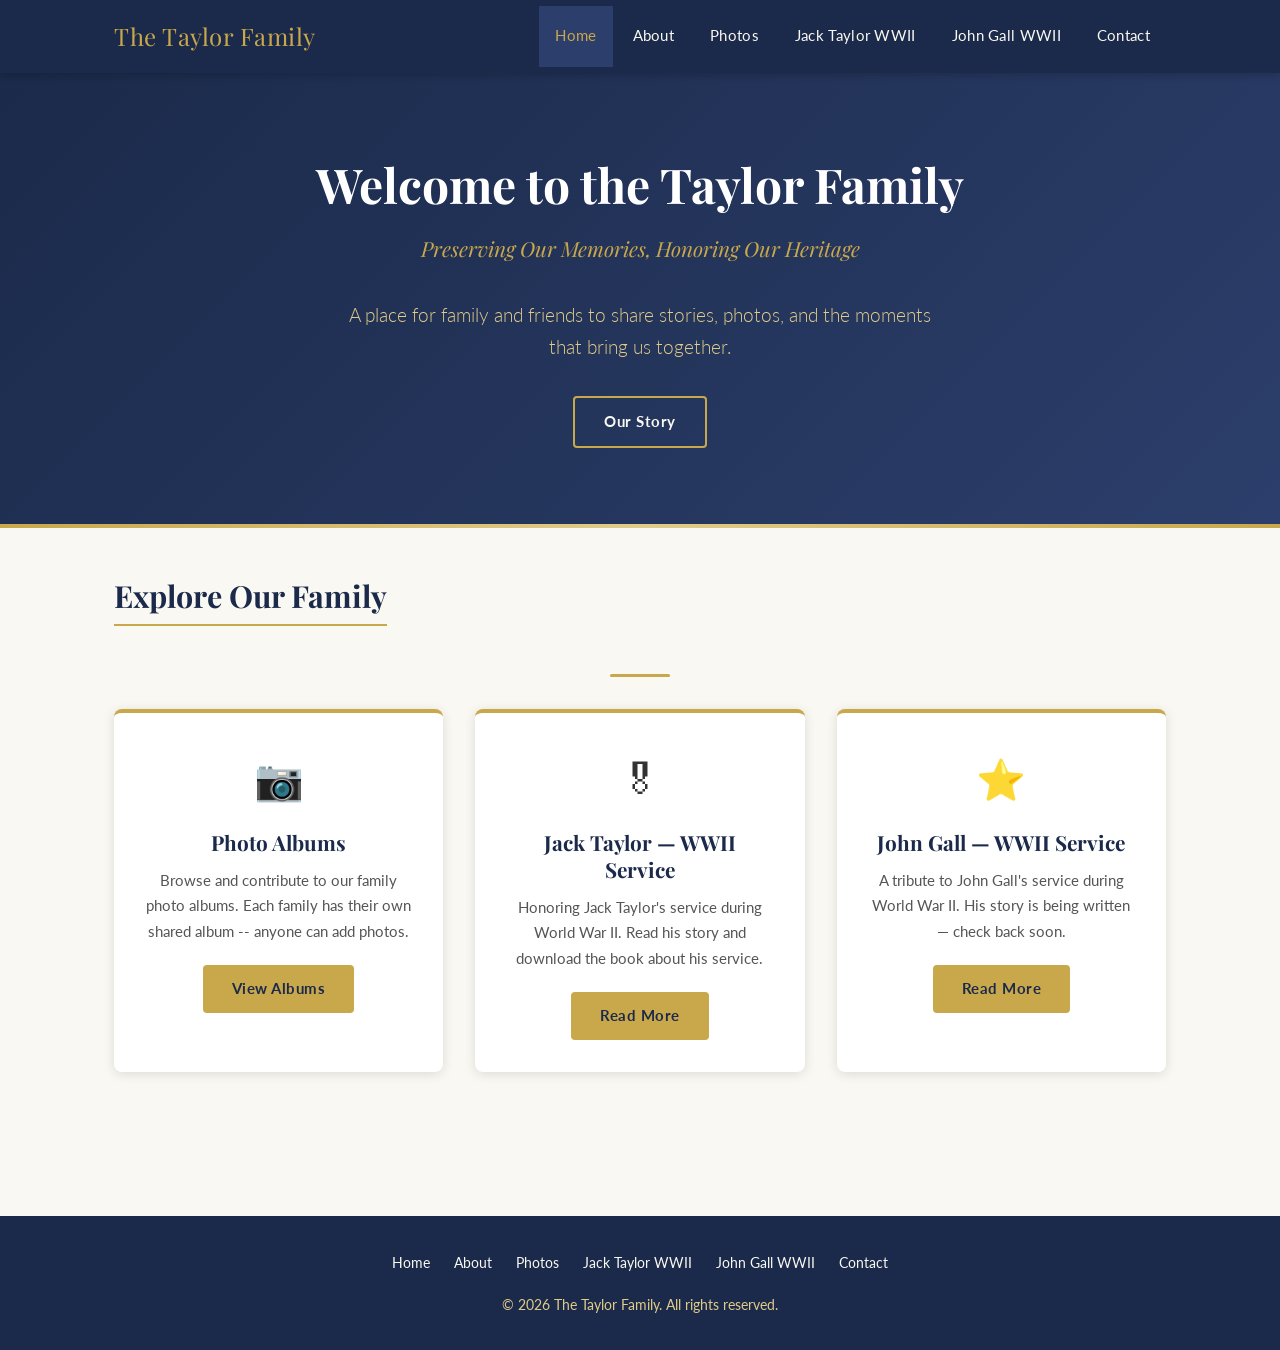
<file: index.html>
<!DOCTYPE html>
<html lang="en">
<head>
  <meta charset="UTF-8">
  <meta name="viewport" content="width=device-width, initial-scale=1.0">
  <title>The Taylor Family</title>
  <link rel="stylesheet" href="css/style.css">
</head>
<body>

  <!-- Header -->
  <header class="site-header">
    <div class="header-inner">
      <div class="site-logo"><a href="index.html">The Taylor Family</a></div>
      <button class="nav-toggle" aria-label="Toggle navigation">
        <span></span><span></span><span></span>
      </button>
      <nav class="main-nav">
        <ul>
          <li><a href="index.html">Home</a></li>
          <li><a href="about.html">About</a></li>
          <li><a href="photos.html">Photos</a></li>
          <li><a href="jack-taylor-wwii.html">Jack Taylor WWII</a></li>
          <li><a href="john-gall-wwii.html">John Gall WWII</a></li>
          <li><a href="contact.html">Contact</a></li>
        </ul>
      </nav>
    </div>
  </header>

  <!-- Hero Section -->
  <section class="hero">
    <h1>Welcome to the Taylor Family</h1>
    <p class="hero-subtitle">Preserving Our Memories, Honoring Our Heritage</p>
    <p>A place for family and friends to share stories, photos, and the moments that bring us together.</p>
    <a href="about.html" class="btn btn-outline">Our Story</a>
  </section>

  <!-- Main Content -->
  <main class="main-content">

    <section class="content-section">
      <h2>Explore Our Family</h2>
      <div class="divider"></div>
      <div class="card-grid">

        <div class="card">
          <span class="card-icon">&#128247;</span>
          <h3>Photo Albums</h3>
          <p>Browse and contribute to our family photo albums. Each family has their own shared album -- anyone can add photos.</p>
          <a href="photos.html" class="btn btn-primary">View Albums</a>
        </div>

        <div class="card">
          <span class="card-icon">&#127894;</span>
          <h3>Jack Taylor — WWII Service</h3>
          <p>Honoring Jack Taylor's service during World War II. Read his story and download the book about his service.</p>
          <a href="jack-taylor-wwii.html" class="btn btn-primary">Read More</a>
        </div>

        <div class="card">
          <span class="card-icon">&#11088;</span>
          <h3>John Gall — WWII Service</h3>
          <p>A tribute to John Gall's service during World War II. His story is being written — check back soon.</p>
          <a href="john-gall-wwii.html" class="btn btn-primary">Read More</a>
        </div>

      </div>
    </section>

  </main>

  <!-- Footer -->
  <footer class="site-footer">
    <ul class="footer-nav">
      <li><a href="index.html">Home</a></li>
      <li><a href="about.html">About</a></li>
      <li><a href="photos.html">Photos</a></li>
      <li><a href="jack-taylor-wwii.html">Jack Taylor WWII</a></li>
      <li><a href="john-gall-wwii.html">John Gall WWII</a></li>
      <li><a href="contact.html">Contact</a></li>
    </ul>
    <p>&copy; 2026 The Taylor Family. All rights reserved.</p>
  </footer>

  <script src="js/main.js"></script>
</body>
</html>
</file>
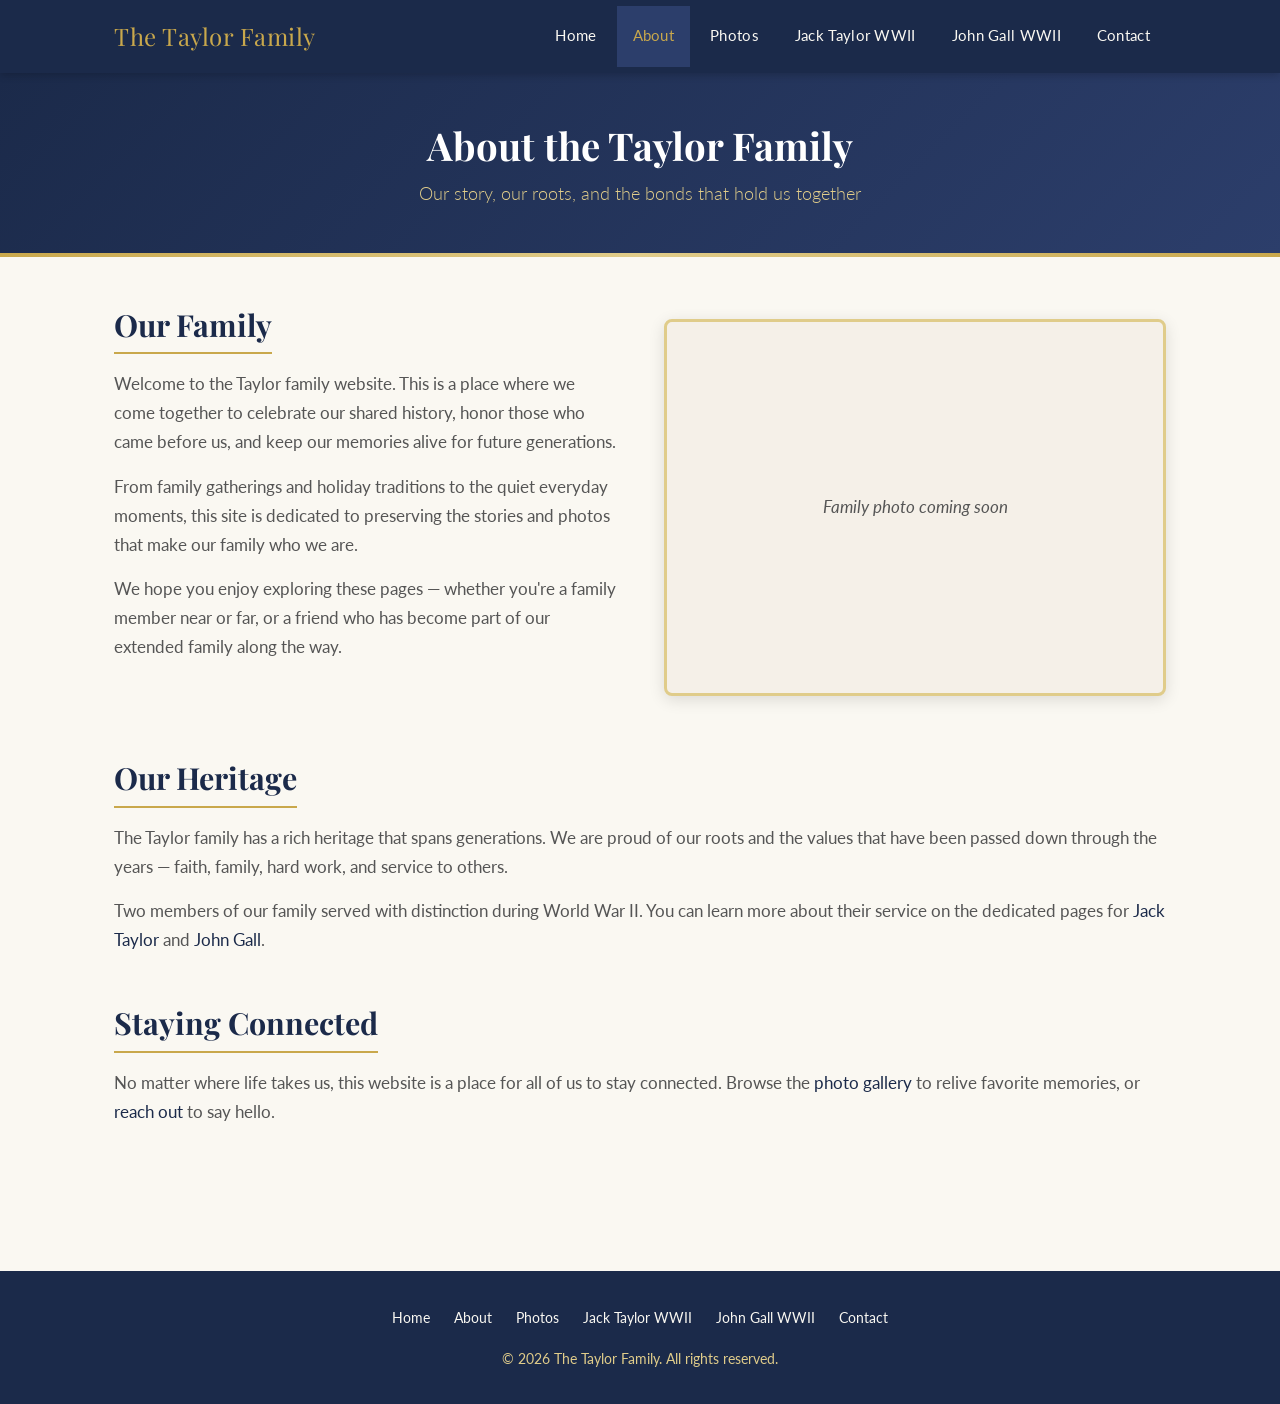
<file: about.html>
<!DOCTYPE html>
<html lang="en">
<head>
  <meta charset="UTF-8">
  <meta name="viewport" content="width=device-width, initial-scale=1.0">
  <title>About — The Taylor Family</title>
  <link rel="stylesheet" href="css/style.css">
</head>
<body>

  <!-- Header -->
  <header class="site-header">
    <div class="header-inner">
      <div class="site-logo"><a href="index.html">The Taylor Family</a></div>
      <button class="nav-toggle" aria-label="Toggle navigation">
        <span></span><span></span><span></span>
      </button>
      <nav class="main-nav">
        <ul>
          <li><a href="index.html">Home</a></li>
          <li><a href="about.html">About</a></li>
          <li><a href="photos.html">Photos</a></li>
          <li><a href="jack-taylor-wwii.html">Jack Taylor WWII</a></li>
          <li><a href="john-gall-wwii.html">John Gall WWII</a></li>
          <li><a href="contact.html">Contact</a></li>
        </ul>
      </nav>
    </div>
  </header>

  <!-- Page Header -->
  <section class="page-header">
    <h1>About the Taylor Family</h1>
    <p>Our story, our roots, and the bonds that hold us together</p>
  </section>

  <!-- Main Content -->
  <main class="main-content">

    <div class="about-intro">
      <div>
        <section class="content-section">
          <h2>Our Family</h2>
          <p>Welcome to the Taylor family website. This is a place where we come together to celebrate our shared history, honor those who came before us, and keep our memories alive for future generations.</p>
          <p>From family gatherings and holiday traditions to the quiet everyday moments, this site is dedicated to preserving the stories and photos that make our family who we are.</p>
          <p>We hope you enjoy exploring these pages — whether you're a family member near or far, or a friend who has become part of our extended family along the way.</p>
        </section>
      </div>
      <div class="about-photo">
        <span>Family photo coming soon</span>
      </div>
    </div>

    <section class="content-section">
      <h2>Our Heritage</h2>
      <p>The Taylor family has a rich heritage that spans generations. We are proud of our roots and the values that have been passed down through the years — faith, family, hard work, and service to others.</p>
      <p>Two members of our family served with distinction during World War II. You can learn more about their service on the dedicated pages for <a href="jack-taylor-wwii.html">Jack Taylor</a> and <a href="john-gall-wwii.html">John Gall</a>.</p>
    </section>

    <section class="content-section">
      <h2>Staying Connected</h2>
      <p>No matter where life takes us, this website is a place for all of us to stay connected. Browse the <a href="photos.html">photo gallery</a> to relive favorite memories, or <a href="contact.html">reach out</a> to say hello.</p>
    </section>

  </main>

  <!-- Footer -->
  <footer class="site-footer">
    <ul class="footer-nav">
      <li><a href="index.html">Home</a></li>
      <li><a href="about.html">About</a></li>
      <li><a href="photos.html">Photos</a></li>
      <li><a href="jack-taylor-wwii.html">Jack Taylor WWII</a></li>
      <li><a href="john-gall-wwii.html">John Gall WWII</a></li>
      <li><a href="contact.html">Contact</a></li>
    </ul>
    <p>&copy; 2026 The Taylor Family. All rights reserved.</p>
  </footer>

  <script src="js/main.js"></script>
</body>
</html>
</file>
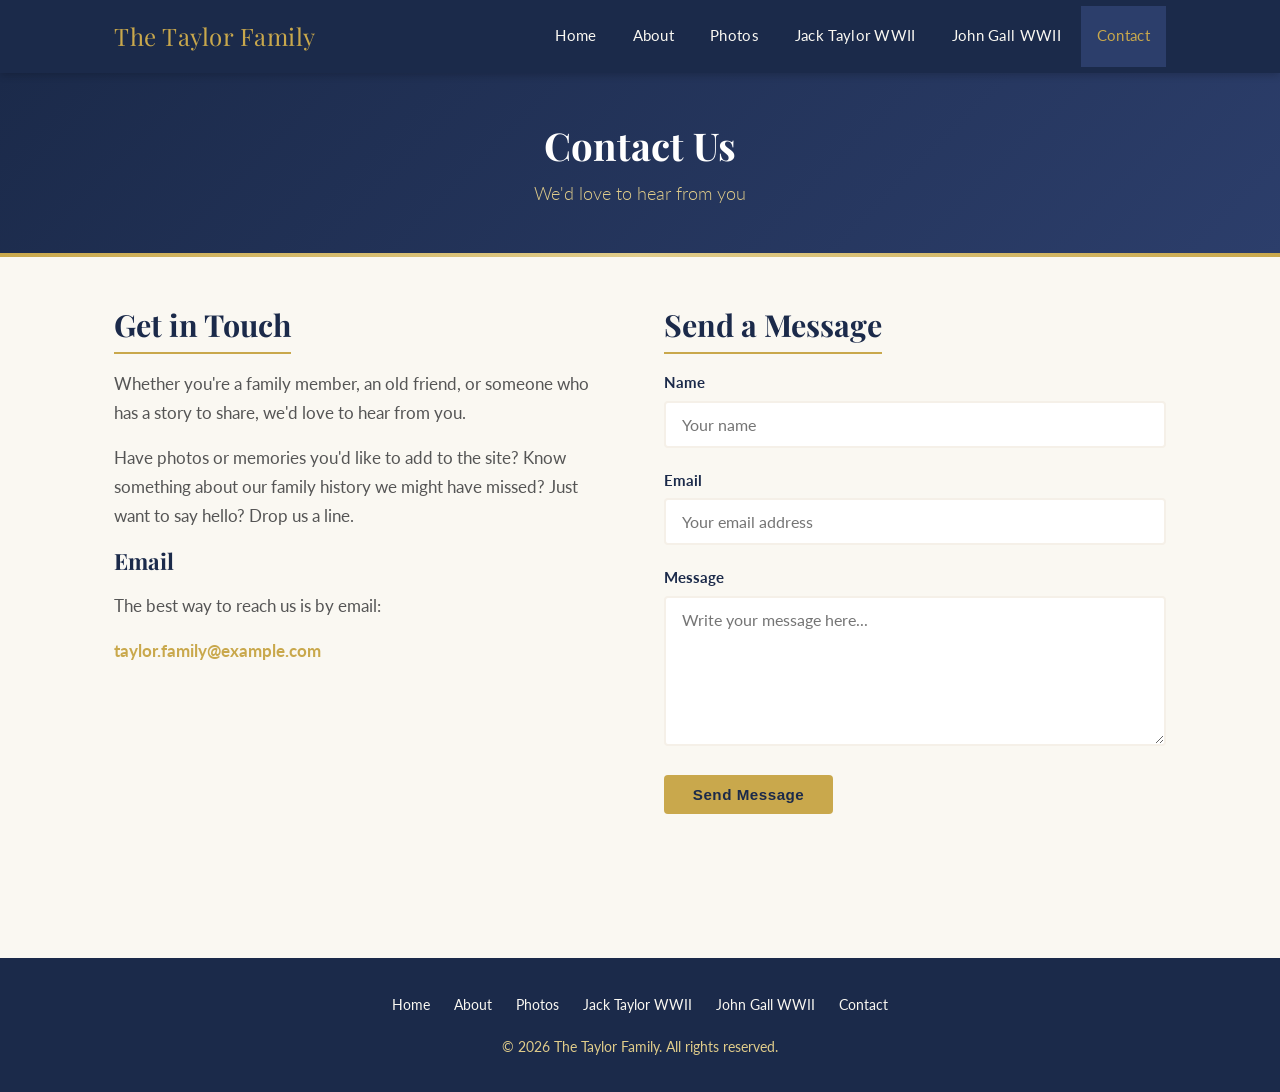
<file: contact.html>
<!DOCTYPE html>
<html lang="en">
<head>
  <meta charset="UTF-8">
  <meta name="viewport" content="width=device-width, initial-scale=1.0">
  <title>Contact — The Taylor Family</title>
  <link rel="stylesheet" href="css/style.css">
</head>
<body>

  <!-- Header -->
  <header class="site-header">
    <div class="header-inner">
      <div class="site-logo"><a href="index.html">The Taylor Family</a></div>
      <button class="nav-toggle" aria-label="Toggle navigation">
        <span></span><span></span><span></span>
      </button>
      <nav class="main-nav">
        <ul>
          <li><a href="index.html">Home</a></li>
          <li><a href="about.html">About</a></li>
          <li><a href="photos.html">Photos</a></li>
          <li><a href="jack-taylor-wwii.html">Jack Taylor WWII</a></li>
          <li><a href="john-gall-wwii.html">John Gall WWII</a></li>
          <li><a href="contact.html">Contact</a></li>
        </ul>
      </nav>
    </div>
  </header>

  <!-- Page Header -->
  <section class="page-header">
    <h1>Contact Us</h1>
    <p>We'd love to hear from you</p>
  </section>

  <!-- Main Content -->
  <main class="main-content">

    <div class="contact-grid">

      <div class="contact-info">
        <section class="content-section">
          <h2>Get in Touch</h2>
          <p>Whether you're a family member, an old friend, or someone who has a story to share, we'd love to hear from you.</p>
          <p>Have photos or memories you'd like to add to the site? Know something about our family history we might have missed? Just want to say hello? Drop us a line.</p>

          <h3>Email</h3>
          <p>The best way to reach us is by email:</p>
          <p><a href="mailto:taylor.family@example.com">taylor.family@example.com</a></p>
        </section>
      </div>

      <div>
        <section class="content-section">
          <h2>Send a Message</h2>
          <form class="contact-form" action="https://formspree.io/f/your-form-id" method="POST">
            <label for="name">Name</label>
            <input type="text" id="name" name="name" placeholder="Your name" required>

            <label for="email">Email</label>
            <input type="email" id="email" name="email" placeholder="Your email address" required>

            <label for="message">Message</label>
            <textarea id="message" name="message" placeholder="Write your message here..." required></textarea>

            <button type="submit" class="btn btn-primary">Send Message</button>
          </form>
        </section>
      </div>

    </div>

  </main>

  <!-- Footer -->
  <footer class="site-footer">
    <ul class="footer-nav">
      <li><a href="index.html">Home</a></li>
      <li><a href="about.html">About</a></li>
      <li><a href="photos.html">Photos</a></li>
      <li><a href="jack-taylor-wwii.html">Jack Taylor WWII</a></li>
      <li><a href="john-gall-wwii.html">John Gall WWII</a></li>
      <li><a href="contact.html">Contact</a></li>
    </ul>
    <p>&copy; 2026 The Taylor Family. All rights reserved.</p>
  </footer>

  <script src="js/main.js"></script>
</body>
</html>
</file>
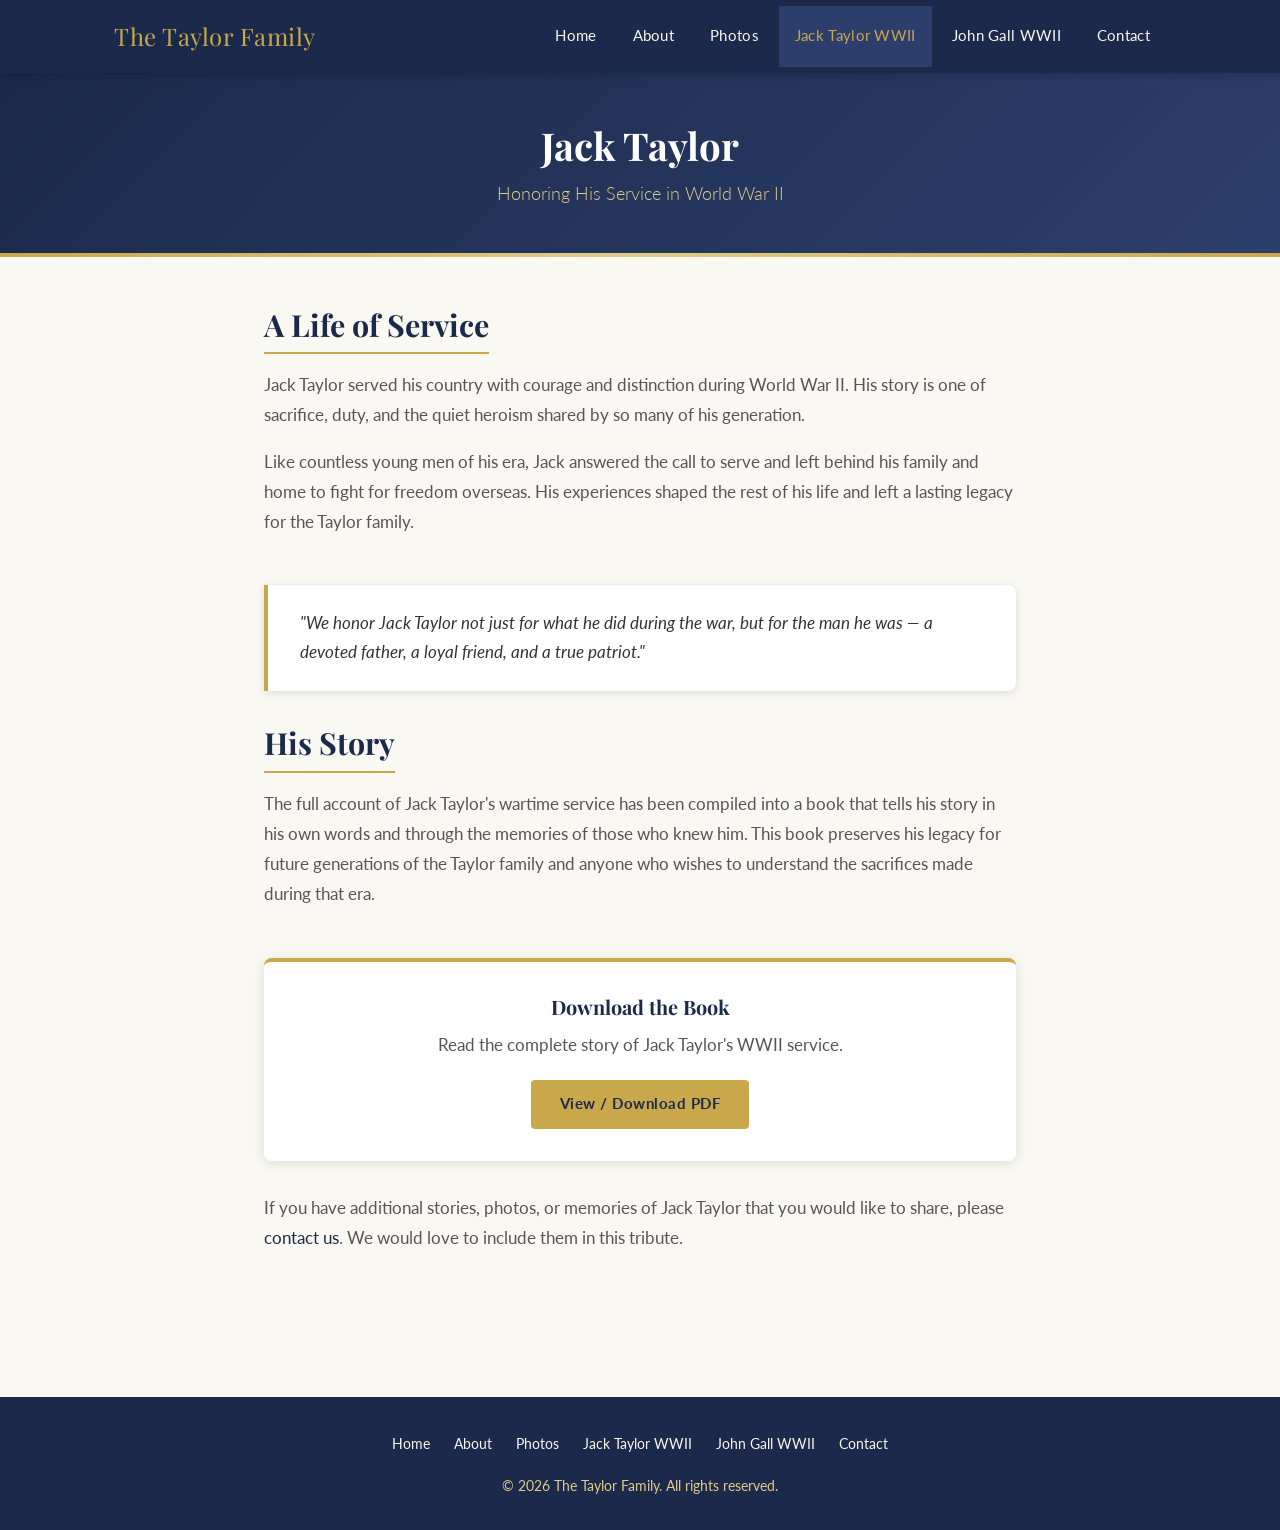
<file: jack-taylor-wwii.html>
<!DOCTYPE html>
<html lang="en">
<head>
  <meta charset="UTF-8">
  <meta name="viewport" content="width=device-width, initial-scale=1.0">
  <title>Jack Taylor WWII Service — The Taylor Family</title>
  <link rel="stylesheet" href="css/style.css">
</head>
<body>

  <!-- Header -->
  <header class="site-header">
    <div class="header-inner">
      <div class="site-logo"><a href="index.html">The Taylor Family</a></div>
      <button class="nav-toggle" aria-label="Toggle navigation">
        <span></span><span></span><span></span>
      </button>
      <nav class="main-nav">
        <ul>
          <li><a href="index.html">Home</a></li>
          <li><a href="about.html">About</a></li>
          <li><a href="photos.html">Photos</a></li>
          <li><a href="jack-taylor-wwii.html">Jack Taylor WWII</a></li>
          <li><a href="john-gall-wwii.html">John Gall WWII</a></li>
          <li><a href="contact.html">Contact</a></li>
        </ul>
      </nav>
    </div>
  </header>

  <!-- Page Header -->
  <section class="page-header">
    <h1>Jack Taylor</h1>
    <p>Honoring His Service in World War II</p>
  </section>

  <!-- Main Content -->
  <main class="main-content service-page">

    <section class="content-section">
      <h2>A Life of Service</h2>
      <p>Jack Taylor served his country with courage and distinction during World War II. His story is one of sacrifice, duty, and the quiet heroism shared by so many of his generation.</p>
      <p>Like countless young men of his era, Jack answered the call to serve and left behind his family and home to fight for freedom overseas. His experiences shaped the rest of his life and left a lasting legacy for the Taylor family.</p>
    </section>

    <div class="service-highlight">
      <p>"We honor Jack Taylor not just for what he did during the war, but for the man he was — a devoted father, a loyal friend, and a true patriot."</p>
    </div>

    <section class="content-section">
      <h2>His Story</h2>
      <p>The full account of Jack Taylor's wartime service has been compiled into a book that tells his story in his own words and through the memories of those who knew him. This book preserves his legacy for future generations of the Taylor family and anyone who wishes to understand the sacrifices made during that era.</p>
    </section>

    <div class="pdf-download">
      <h3>Download the Book</h3>
      <p>Read the complete story of Jack Taylor's WWII service.</p>
      <a href="documents/JohnVTaylorWWIIBookRevC.pdf" class="btn btn-primary" target="_blank">View / Download PDF</a>
    </div>

    <section class="content-section">
      <p>If you have additional stories, photos, or memories of Jack Taylor that you would like to share, please <a href="contact.html">contact us</a>. We would love to include them in this tribute.</p>
    </section>

  </main>

  <!-- Footer -->
  <footer class="site-footer">
    <ul class="footer-nav">
      <li><a href="index.html">Home</a></li>
      <li><a href="about.html">About</a></li>
      <li><a href="photos.html">Photos</a></li>
      <li><a href="jack-taylor-wwii.html">Jack Taylor WWII</a></li>
      <li><a href="john-gall-wwii.html">John Gall WWII</a></li>
      <li><a href="contact.html">Contact</a></li>
    </ul>
    <p>&copy; 2026 The Taylor Family. All rights reserved.</p>
  </footer>

  <script src="js/main.js"></script>
</body>
</html>
</file>
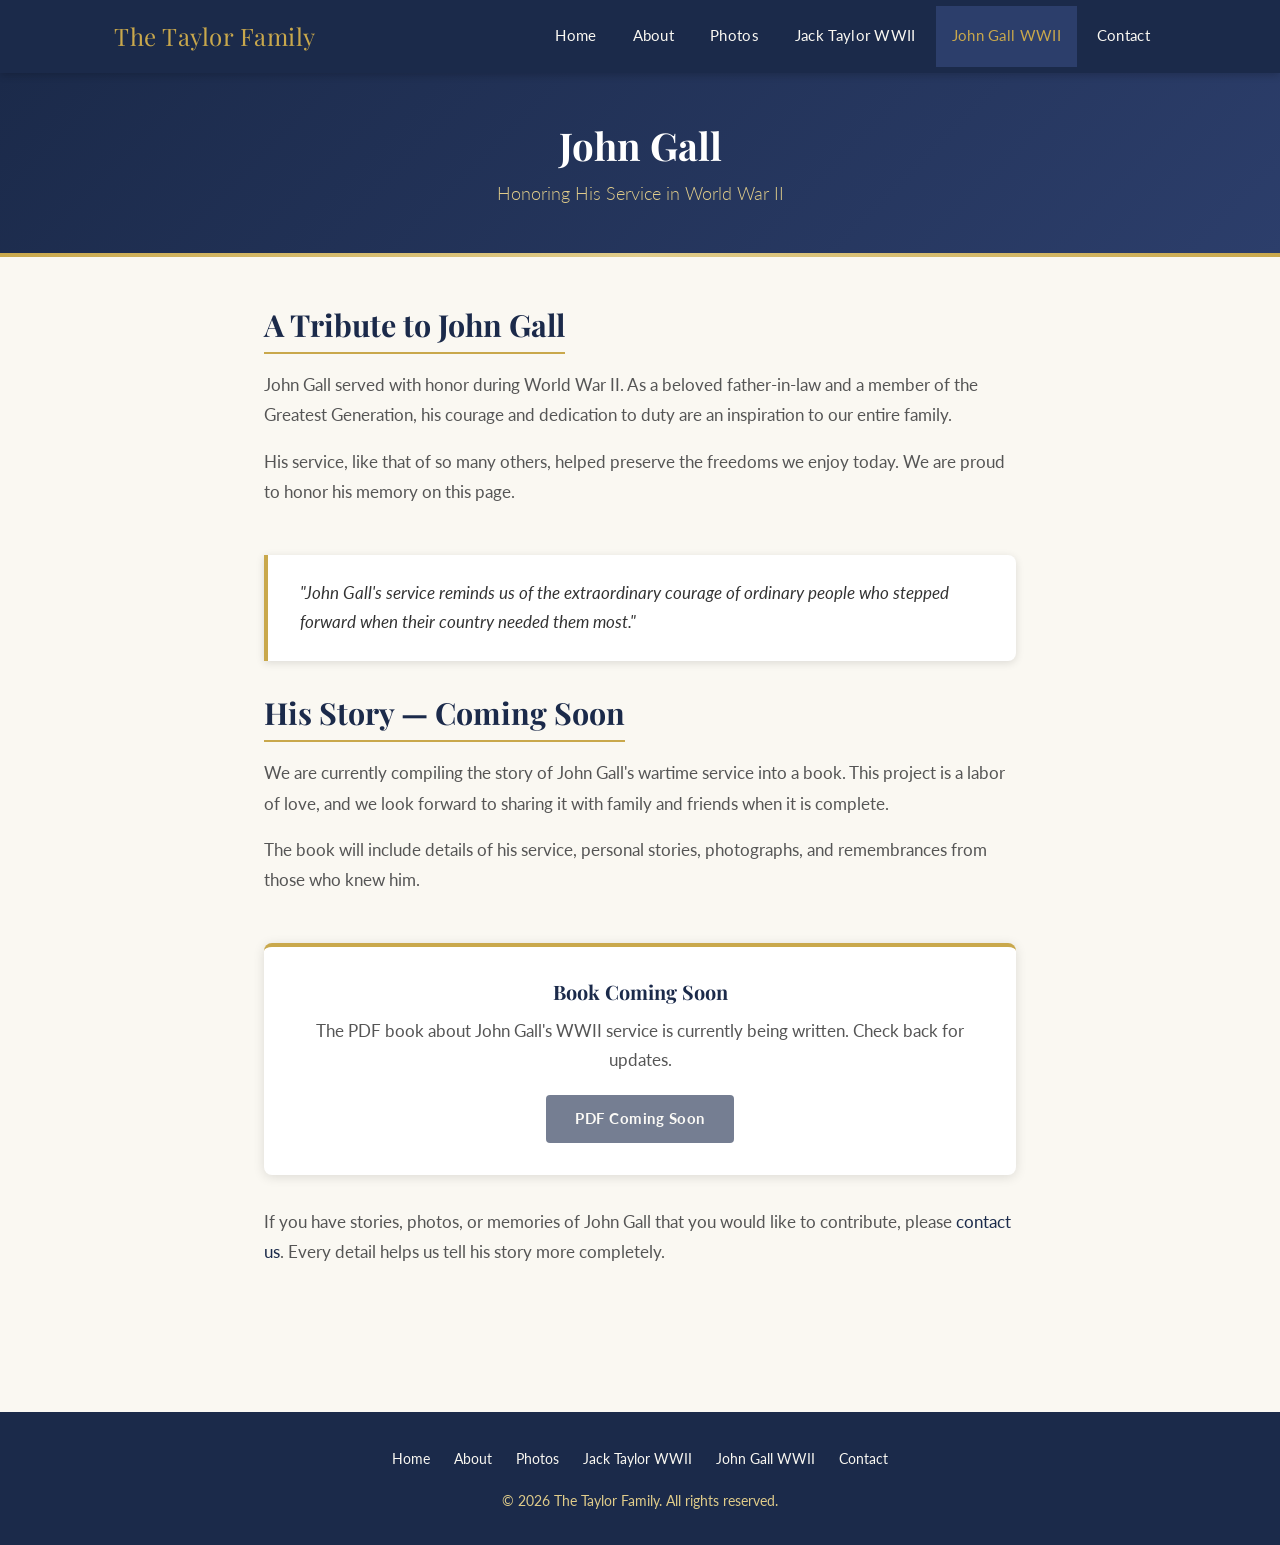
<file: john-gall-wwii.html>
<!DOCTYPE html>
<html lang="en">
<head>
  <meta charset="UTF-8">
  <meta name="viewport" content="width=device-width, initial-scale=1.0">
  <title>John Gall WWII Service — The Taylor Family</title>
  <link rel="stylesheet" href="css/style.css">
</head>
<body>

  <!-- Header -->
  <header class="site-header">
    <div class="header-inner">
      <div class="site-logo"><a href="index.html">The Taylor Family</a></div>
      <button class="nav-toggle" aria-label="Toggle navigation">
        <span></span><span></span><span></span>
      </button>
      <nav class="main-nav">
        <ul>
          <li><a href="index.html">Home</a></li>
          <li><a href="about.html">About</a></li>
          <li><a href="photos.html">Photos</a></li>
          <li><a href="jack-taylor-wwii.html">Jack Taylor WWII</a></li>
          <li><a href="john-gall-wwii.html">John Gall WWII</a></li>
          <li><a href="contact.html">Contact</a></li>
        </ul>
      </nav>
    </div>
  </header>

  <!-- Page Header -->
  <section class="page-header">
    <h1>John Gall</h1>
    <p>Honoring His Service in World War II</p>
  </section>

  <!-- Main Content -->
  <main class="main-content service-page">

    <section class="content-section">
      <h2>A Tribute to John Gall</h2>
      <p>John Gall served with honor during World War II. As a beloved father-in-law and a member of the Greatest Generation, his courage and dedication to duty are an inspiration to our entire family.</p>
      <p>His service, like that of so many others, helped preserve the freedoms we enjoy today. We are proud to honor his memory on this page.</p>
    </section>

    <div class="service-highlight">
      <p>"John Gall's service reminds us of the extraordinary courage of ordinary people who stepped forward when their country needed them most."</p>
    </div>

    <section class="content-section">
      <h2>His Story — Coming Soon</h2>
      <p>We are currently compiling the story of John Gall's wartime service into a book. This project is a labor of love, and we look forward to sharing it with family and friends when it is complete.</p>
      <p>The book will include details of his service, personal stories, photographs, and remembrances from those who knew him.</p>
    </section>

    <div class="pdf-download">
      <h3>Book Coming Soon</h3>
      <p>The PDF book about John Gall's WWII service is currently being written. Check back for updates.</p>
      <span class="btn btn-secondary" style="opacity: 0.6; cursor: default;">PDF Coming Soon</span>
    </div>

    <section class="content-section">
      <p>If you have stories, photos, or memories of John Gall that you would like to contribute, please <a href="contact.html">contact us</a>. Every detail helps us tell his story more completely.</p>
    </section>

  </main>

  <!-- Footer -->
  <footer class="site-footer">
    <ul class="footer-nav">
      <li><a href="index.html">Home</a></li>
      <li><a href="about.html">About</a></li>
      <li><a href="photos.html">Photos</a></li>
      <li><a href="jack-taylor-wwii.html">Jack Taylor WWII</a></li>
      <li><a href="john-gall-wwii.html">John Gall WWII</a></li>
      <li><a href="contact.html">Contact</a></li>
    </ul>
    <p>&copy; 2026 The Taylor Family. All rights reserved.</p>
  </footer>

  <script src="js/main.js"></script>
</body>
</html>
</file>
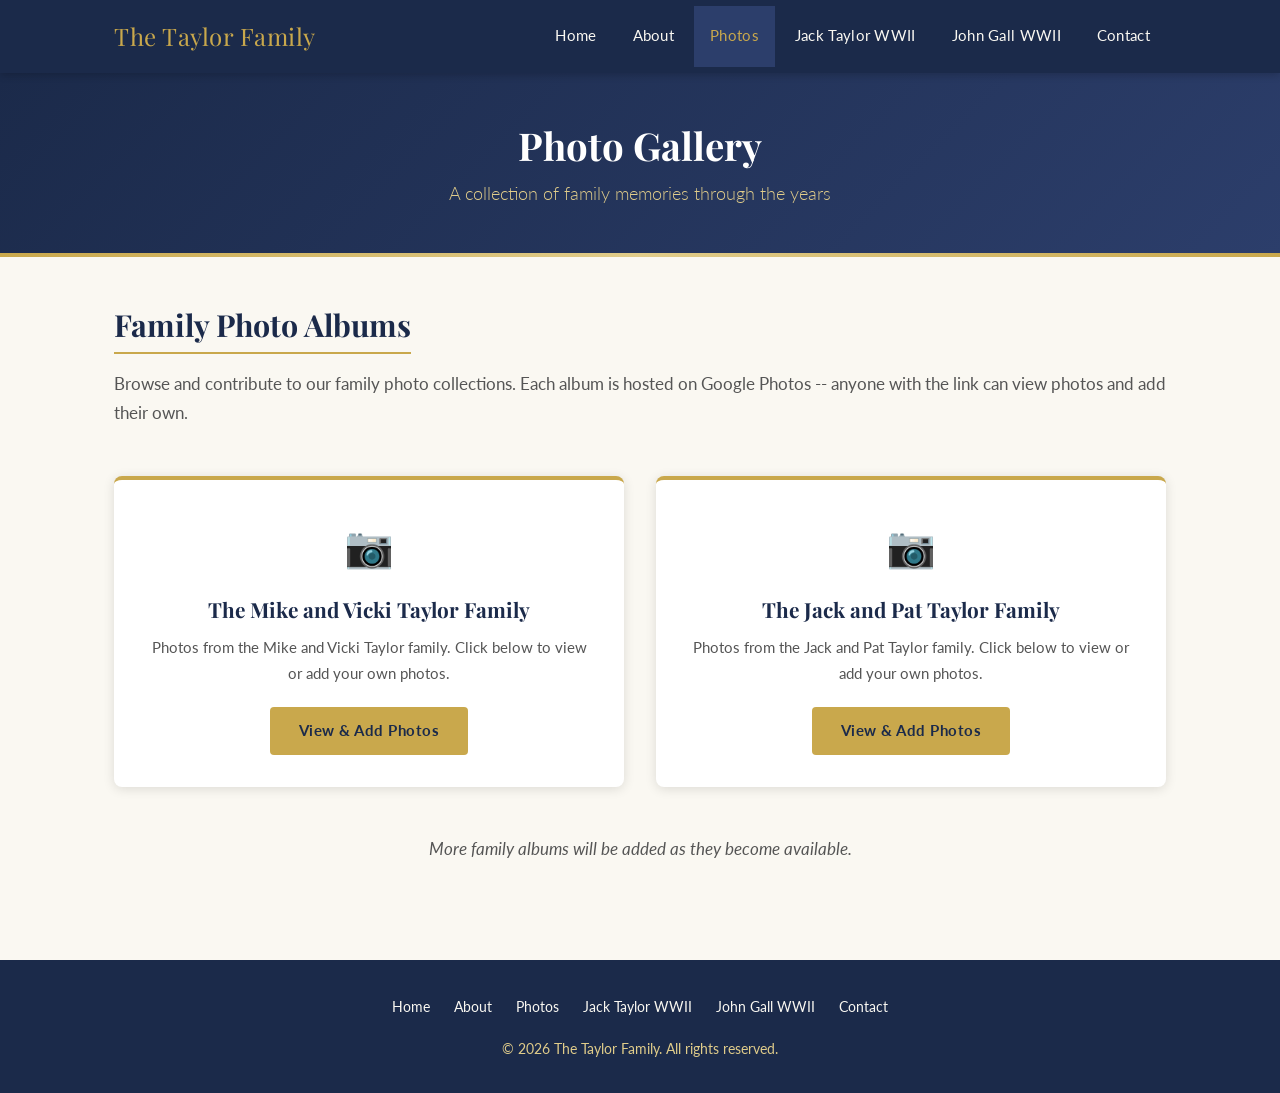
<file: photos.html>
<!DOCTYPE html>
<html lang="en">
<head>
  <meta charset="UTF-8">
  <meta name="viewport" content="width=device-width, initial-scale=1.0">
  <title>Photos — The Taylor Family</title>
  <link rel="stylesheet" href="css/style.css">
</head>
<body>

  <!-- Header -->
  <header class="site-header">
    <div class="header-inner">
      <div class="site-logo"><a href="index.html">The Taylor Family</a></div>
      <button class="nav-toggle" aria-label="Toggle navigation">
        <span></span><span></span><span></span>
      </button>
      <nav class="main-nav">
        <ul>
          <li><a href="index.html">Home</a></li>
          <li><a href="about.html">About</a></li>
          <li><a href="photos.html">Photos</a></li>
          <li><a href="jack-taylor-wwii.html">Jack Taylor WWII</a></li>
          <li><a href="john-gall-wwii.html">John Gall WWII</a></li>
          <li><a href="contact.html">Contact</a></li>
        </ul>
      </nav>
    </div>
  </header>

  <!-- Page Header -->
  <section class="page-header">
    <h1>Photo Gallery</h1>
    <p>A collection of family memories through the years</p>
  </section>

  <!-- Main Content -->
  <main class="main-content">

    <section class="content-section">
      <h2>Family Photo Albums</h2>
      <p>Browse and contribute to our family photo collections. Each album is hosted on Google Photos -- anyone with the link can view photos and add their own.</p>
    </section>

    <!-- Album Cards -->
    <div class="card-grid">

      <div class="card">
        <span class="card-icon">&#128247;</span>
        <h3>The Mike and Vicki Taylor Family</h3>
        <p>Photos from the Mike and Vicki Taylor family. Click below to view or add your own photos.</p>
        <a href="https://photos.google.com/share/AF1QipPsJcncENNkujVekpp27XBJkHwEsaUsJvP0hXA9u07oVnIOaPCrxyPh7enPQhHjZA" class="btn btn-primary" target="_blank" rel="noopener">View &amp; Add Photos</a>
      </div>

      <div class="card">
        <span class="card-icon">&#128247;</span>
        <h3>The Jack and Pat Taylor Family</h3>
        <p>Photos from the Jack and Pat Taylor family. Click below to view or add your own photos.</p>
        <a href="https://photos.google.com/album/AF1QipOA8UTRmGB7QRqgPBTWwqK_oNZMU-XnHxUmkoO1" class="btn btn-primary" target="_blank" rel="noopener">View &amp; Add Photos</a>
      </div>

      <!-- Add more family album cards here as needed -->

    </div>

    <div style="text-align: center; margin-top: 3rem; color: var(--charcoal-light);">
      <p><em>More family albums will be added as they become available.</em></p>
    </div>

  </main>

  <!-- Footer -->
  <footer class="site-footer">
    <ul class="footer-nav">
      <li><a href="index.html">Home</a></li>
      <li><a href="about.html">About</a></li>
      <li><a href="photos.html">Photos</a></li>
      <li><a href="jack-taylor-wwii.html">Jack Taylor WWII</a></li>
      <li><a href="john-gall-wwii.html">John Gall WWII</a></li>
      <li><a href="contact.html">Contact</a></li>
    </ul>
    <p>&copy; 2026 The Taylor Family. All rights reserved.</p>
  </footer>

  <script src="js/main.js"></script>
</body>
</html>
</file>
<file: css/style.css>
/* ============================================
   Taylor Family Website — Main Stylesheet
   Classic & Elegant Design
   ============================================ */

/* Google Fonts */
@import url('https://fonts.googleapis.com/css2?family=Playfair+Display:ital,wght@0,400;0,700;1,400&family=Lato:wght@300;400;700&display=swap');

/* ---- CSS Variables ---- */
:root {
  --navy: #1b2a4a;
  --navy-light: #2c3e6b;
  --gold: #c9a84c;
  --gold-light: #e0cc8a;
  --cream: #faf8f2;
  --ivory: #f5f0e8;
  --charcoal: #333333;
  --charcoal-light: #555555;
  --white: #ffffff;
  --shadow: rgba(0, 0, 0, 0.12);
  --shadow-strong: rgba(0, 0, 0, 0.2);
  --font-heading: 'Playfair Display', Georgia, 'Times New Roman', serif;
  --font-body: 'Lato', 'Segoe UI', Tahoma, sans-serif;
  --max-width: 1100px;
  --transition: 0.3s ease;
}

/* ---- Reset & Base ---- */
*,
*::before,
*::after {
  margin: 0;
  padding: 0;
  box-sizing: border-box;
}

html {
  scroll-behavior: smooth;
}

body {
  font-family: var(--font-body);
  color: var(--charcoal);
  background-color: var(--cream);
  line-height: 1.7;
  font-size: 17px;
}

img {
  max-width: 100%;
  height: auto;
  display: block;
}

a {
  color: var(--navy);
  text-decoration: none;
  transition: color var(--transition);
}

a:hover {
  color: var(--gold);
}

h1, h2, h3, h4 {
  font-family: var(--font-heading);
  color: var(--navy);
  line-height: 1.3;
}

/* ---- Header & Navigation ---- */
.site-header {
  background-color: var(--navy);
  padding: 0;
  position: sticky;
  top: 0;
  z-index: 1000;
  box-shadow: 0 2px 8px var(--shadow-strong);
}

.header-inner {
  max-width: var(--max-width);
  margin: 0 auto;
  display: flex;
  align-items: center;
  justify-content: space-between;
  padding: 0 1.5rem;
}

.site-logo {
  font-family: var(--font-heading);
  font-size: 1.5rem;
  color: var(--gold);
  padding: 1rem 0;
  letter-spacing: 0.5px;
}

.site-logo a {
  color: var(--gold);
}

.site-logo a:hover {
  color: var(--gold-light);
}

.main-nav ul {
  list-style: none;
  display: flex;
  gap: 0.25rem;
}

.main-nav a {
  display: block;
  color: var(--cream);
  padding: 1.1rem 1rem;
  font-size: 0.95rem;
  font-weight: 400;
  letter-spacing: 0.3px;
  transition: background-color var(--transition), color var(--transition);
}

.main-nav a:hover,
.main-nav a.active {
  background-color: var(--navy-light);
  color: var(--gold);
}

/* Mobile Nav Toggle */
.nav-toggle {
  display: none;
  background: none;
  border: none;
  cursor: pointer;
  padding: 0.5rem;
}

.nav-toggle span {
  display: block;
  width: 26px;
  height: 3px;
  background-color: var(--cream);
  margin: 5px 0;
  border-radius: 2px;
  transition: var(--transition);
}

/* ---- Hero Section ---- */
.hero {
  background: linear-gradient(135deg, var(--navy) 0%, var(--navy-light) 100%);
  color: var(--cream);
  text-align: center;
  padding: 5rem 1.5rem;
  position: relative;
  overflow: hidden;
}

.hero::after {
  content: '';
  position: absolute;
  bottom: 0;
  left: 0;
  right: 0;
  height: 4px;
  background: linear-gradient(90deg, var(--gold), var(--gold-light), var(--gold));
}

.hero h1 {
  font-size: 3rem;
  color: var(--white);
  margin-bottom: 1rem;
  font-weight: 700;
}

.hero p {
  font-size: 1.2rem;
  max-width: 600px;
  margin: 0 auto 2rem;
  color: var(--gold-light);
  font-weight: 300;
}

.hero-subtitle {
  font-family: var(--font-heading);
  font-style: italic;
  font-size: 1.3rem !important;
  color: var(--gold) !important;
}

/* ---- Page Header (inner pages) ---- */
.page-header {
  background: linear-gradient(135deg, var(--navy) 0%, var(--navy-light) 100%);
  color: var(--cream);
  text-align: center;
  padding: 3rem 1.5rem;
  position: relative;
}

.page-header::after {
  content: '';
  position: absolute;
  bottom: 0;
  left: 0;
  right: 0;
  height: 4px;
  background: linear-gradient(90deg, var(--gold), var(--gold-light), var(--gold));
}

.page-header h1 {
  font-size: 2.4rem;
  color: var(--white);
  margin-bottom: 0.5rem;
}

.page-header p {
  color: var(--gold-light);
  font-weight: 300;
  font-size: 1.1rem;
}

/* ---- Main Content ---- */
.main-content {
  max-width: var(--max-width);
  margin: 0 auto;
  padding: 3rem 1.5rem;
}

.content-section {
  margin-bottom: 3rem;
}

.content-section h2 {
  font-size: 1.9rem;
  margin-bottom: 1rem;
  padding-bottom: 0.5rem;
  border-bottom: 2px solid var(--gold);
  display: inline-block;
}

.content-section p {
  margin-bottom: 1rem;
  color: var(--charcoal-light);
}

/* ---- Cards (Home page feature cards) ---- */
.card-grid {
  display: grid;
  grid-template-columns: repeat(auto-fit, minmax(280px, 1fr));
  gap: 2rem;
  margin-top: 2rem;
}

.card {
  background: var(--white);
  border-radius: 8px;
  padding: 2rem;
  text-align: center;
  box-shadow: 0 2px 12px var(--shadow);
  transition: transform var(--transition), box-shadow var(--transition);
  border-top: 4px solid var(--gold);
}

.card:hover {
  transform: translateY(-4px);
  box-shadow: 0 6px 20px var(--shadow-strong);
}

.card h3 {
  font-size: 1.3rem;
  margin-bottom: 0.75rem;
}

.card p {
  color: var(--charcoal-light);
  font-size: 0.95rem;
  margin-bottom: 1.25rem;
}

.card-icon {
  font-size: 2.5rem;
  margin-bottom: 1rem;
  display: block;
}

/* ---- Buttons ---- */
.btn {
  display: inline-block;
  padding: 0.7rem 1.8rem;
  border-radius: 4px;
  font-size: 0.95rem;
  font-weight: 700;
  letter-spacing: 0.5px;
  transition: all var(--transition);
  cursor: pointer;
  border: none;
  text-align: center;
}

.btn-primary {
  background-color: var(--gold);
  color: var(--navy);
}

.btn-primary:hover {
  background-color: var(--navy);
  color: var(--gold);
}

.btn-outline {
  background-color: transparent;
  color: var(--cream);
  border: 2px solid var(--gold);
}

.btn-outline:hover {
  background-color: var(--gold);
  color: var(--navy);
}

.btn-secondary {
  background-color: var(--navy);
  color: var(--cream);
}

.btn-secondary:hover {
  background-color: var(--gold);
  color: var(--navy);
}

/* ---- About Page ---- */
.about-intro {
  display: grid;
  grid-template-columns: 1fr 1fr;
  gap: 3rem;
  align-items: center;
  margin-bottom: 3rem;
}

.about-photo {
  background-color: var(--ivory);
  border-radius: 8px;
  overflow: hidden;
  box-shadow: 0 4px 16px var(--shadow);
  aspect-ratio: 4 / 3;
  display: flex;
  align-items: center;
  justify-content: center;
  color: var(--charcoal-light);
  font-style: italic;
  border: 3px solid var(--gold-light);
}

/* ---- Photo Gallery ---- */
.gallery-grid {
  display: grid;
  grid-template-columns: repeat(auto-fill, minmax(260px, 1fr));
  gap: 1.5rem;
}

.gallery-item {
  position: relative;
  border-radius: 8px;
  overflow: hidden;
  box-shadow: 0 2px 12px var(--shadow);
  cursor: pointer;
  aspect-ratio: 4 / 3;
  background-color: var(--ivory);
  transition: transform var(--transition), box-shadow var(--transition);
}

.gallery-item:hover {
  transform: scale(1.03);
  box-shadow: 0 6px 20px var(--shadow-strong);
}

.gallery-item img {
  width: 100%;
  height: 100%;
  object-fit: cover;
}

.gallery-placeholder {
  display: flex;
  align-items: center;
  justify-content: center;
  width: 100%;
  height: 100%;
  color: var(--charcoal-light);
  font-style: italic;
  font-size: 0.95rem;
  padding: 1rem;
  text-align: center;
}

.gallery-caption {
  position: absolute;
  bottom: 0;
  left: 0;
  right: 0;
  background: linear-gradient(transparent, rgba(0, 0, 0, 0.7));
  color: var(--white);
  padding: 2rem 1rem 1rem;
  font-size: 0.9rem;
}

/* Category Filter */
.gallery-filters {
  display: flex;
  gap: 0.75rem;
  margin-bottom: 2rem;
  flex-wrap: wrap;
}

.filter-btn {
  padding: 0.5rem 1.2rem;
  border: 2px solid var(--navy);
  background: transparent;
  color: var(--navy);
  border-radius: 4px;
  cursor: pointer;
  font-family: var(--font-body);
  font-size: 0.9rem;
  transition: all var(--transition);
}

.filter-btn:hover,
.filter-btn.active {
  background-color: var(--navy);
  color: var(--cream);
}

/* ---- Lightbox ---- */
.lightbox {
  display: none;
  position: fixed;
  top: 0;
  left: 0;
  width: 100%;
  height: 100%;
  background: rgba(0, 0, 0, 0.9);
  z-index: 2000;
  align-items: center;
  justify-content: center;
  padding: 2rem;
}

.lightbox.active {
  display: flex;
}

.lightbox-content {
  max-width: 90%;
  max-height: 85vh;
  border-radius: 4px;
}

.lightbox-caption {
  position: absolute;
  bottom: 2rem;
  left: 50%;
  transform: translateX(-50%);
  color: var(--white);
  font-size: 1rem;
  text-align: center;
  background: rgba(0, 0, 0, 0.5);
  padding: 0.5rem 1.5rem;
  border-radius: 4px;
}

.lightbox-close {
  position: absolute;
  top: 1.5rem;
  right: 2rem;
  font-size: 2.5rem;
  color: var(--white);
  cursor: pointer;
  background: none;
  border: none;
  line-height: 1;
  transition: color var(--transition);
}

.lightbox-close:hover {
  color: var(--gold);
}

.lightbox-nav {
  position: absolute;
  top: 50%;
  transform: translateY(-50%);
  font-size: 3rem;
  color: var(--white);
  cursor: pointer;
  background: none;
  border: none;
  padding: 0 1rem;
  transition: color var(--transition);
}

.lightbox-nav:hover {
  color: var(--gold);
}

.lightbox-prev {
  left: 1rem;
}

.lightbox-next {
  right: 1rem;
}

/* ---- WWII Service Pages ---- */
.service-page {
  max-width: 800px;
  margin: 0 auto;
}

.service-page .content-section p {
  font-size: 1.05rem;
  line-height: 1.8;
}

.service-highlight {
  background: var(--white);
  border-left: 4px solid var(--gold);
  padding: 1.5rem 2rem;
  margin: 2rem 0;
  border-radius: 0 8px 8px 0;
  box-shadow: 0 2px 8px var(--shadow);
}

.service-highlight p {
  font-style: italic;
  color: var(--charcoal);
}

.pdf-download {
  background: var(--white);
  padding: 2rem;
  border-radius: 8px;
  text-align: center;
  box-shadow: 0 2px 12px var(--shadow);
  border-top: 4px solid var(--gold);
  margin: 2rem 0;
}

.pdf-download h3 {
  margin-bottom: 0.75rem;
}

.pdf-download p {
  margin-bottom: 1.25rem;
  color: var(--charcoal-light);
}

/* ---- Contact Page ---- */
.contact-grid {
  display: grid;
  grid-template-columns: 1fr 1fr;
  gap: 3rem;
  align-items: start;
}

.contact-info h3 {
  font-size: 1.4rem;
  margin-bottom: 1rem;
}

.contact-info p {
  margin-bottom: 1rem;
  color: var(--charcoal-light);
}

.contact-info a {
  color: var(--gold);
  font-weight: 700;
}

.contact-info a:hover {
  color: var(--navy);
}

.contact-form label {
  display: block;
  font-weight: 700;
  margin-bottom: 0.3rem;
  color: var(--navy);
  font-size: 0.95rem;
}

.contact-form input,
.contact-form textarea {
  width: 100%;
  padding: 0.75rem 1rem;
  border: 2px solid var(--ivory);
  border-radius: 4px;
  font-family: var(--font-body);
  font-size: 1rem;
  margin-bottom: 1.25rem;
  transition: border-color var(--transition);
  background: var(--white);
}

.contact-form input:focus,
.contact-form textarea:focus {
  outline: none;
  border-color: var(--gold);
}

.contact-form textarea {
  min-height: 150px;
  resize: vertical;
}

/* ---- Footer ---- */
.site-footer {
  background-color: var(--navy);
  color: var(--cream);
  text-align: center;
  padding: 2rem 1.5rem;
  margin-top: 3rem;
}

.site-footer p {
  font-size: 0.9rem;
  color: var(--gold-light);
}

.footer-nav {
  list-style: none;
  display: flex;
  justify-content: center;
  gap: 1.5rem;
  margin-bottom: 1rem;
  flex-wrap: wrap;
}

.footer-nav a {
  color: var(--cream);
  font-size: 0.9rem;
}

.footer-nav a:hover {
  color: var(--gold);
}

/* ---- Decorative Divider ---- */
.divider {
  width: 60px;
  height: 3px;
  background: var(--gold);
  margin: 2rem auto;
  border-radius: 2px;
}

/* ---- Responsive Design ---- */
@media (max-width: 768px) {
  .nav-toggle {
    display: block;
  }

  .main-nav {
    display: none;
    position: absolute;
    top: 100%;
    left: 0;
    right: 0;
    background-color: var(--navy);
    box-shadow: 0 4px 12px var(--shadow-strong);
  }

  .main-nav.open {
    display: block;
  }

  .main-nav ul {
    flex-direction: column;
  }

  .main-nav a {
    padding: 1rem 1.5rem;
    border-top: 1px solid var(--navy-light);
  }

  .hero h1 {
    font-size: 2.2rem;
  }

  .hero p {
    font-size: 1rem;
  }

  .page-header h1 {
    font-size: 1.8rem;
  }

  .about-intro {
    grid-template-columns: 1fr;
    gap: 2rem;
  }

  .contact-grid {
    grid-template-columns: 1fr;
  }

  .gallery-grid {
    grid-template-columns: repeat(auto-fill, minmax(200px, 1fr));
    gap: 1rem;
  }

  .card-grid {
    grid-template-columns: 1fr;
  }

  .lightbox-nav {
    font-size: 2rem;
  }
}

@media (max-width: 480px) {
  body {
    font-size: 16px;
  }

  .hero {
    padding: 3rem 1rem;
  }

  .hero h1 {
    font-size: 1.8rem;
  }

  .main-content {
    padding: 2rem 1rem;
  }

  .gallery-grid {
    grid-template-columns: 1fr 1fr;
  }
}
</file>
